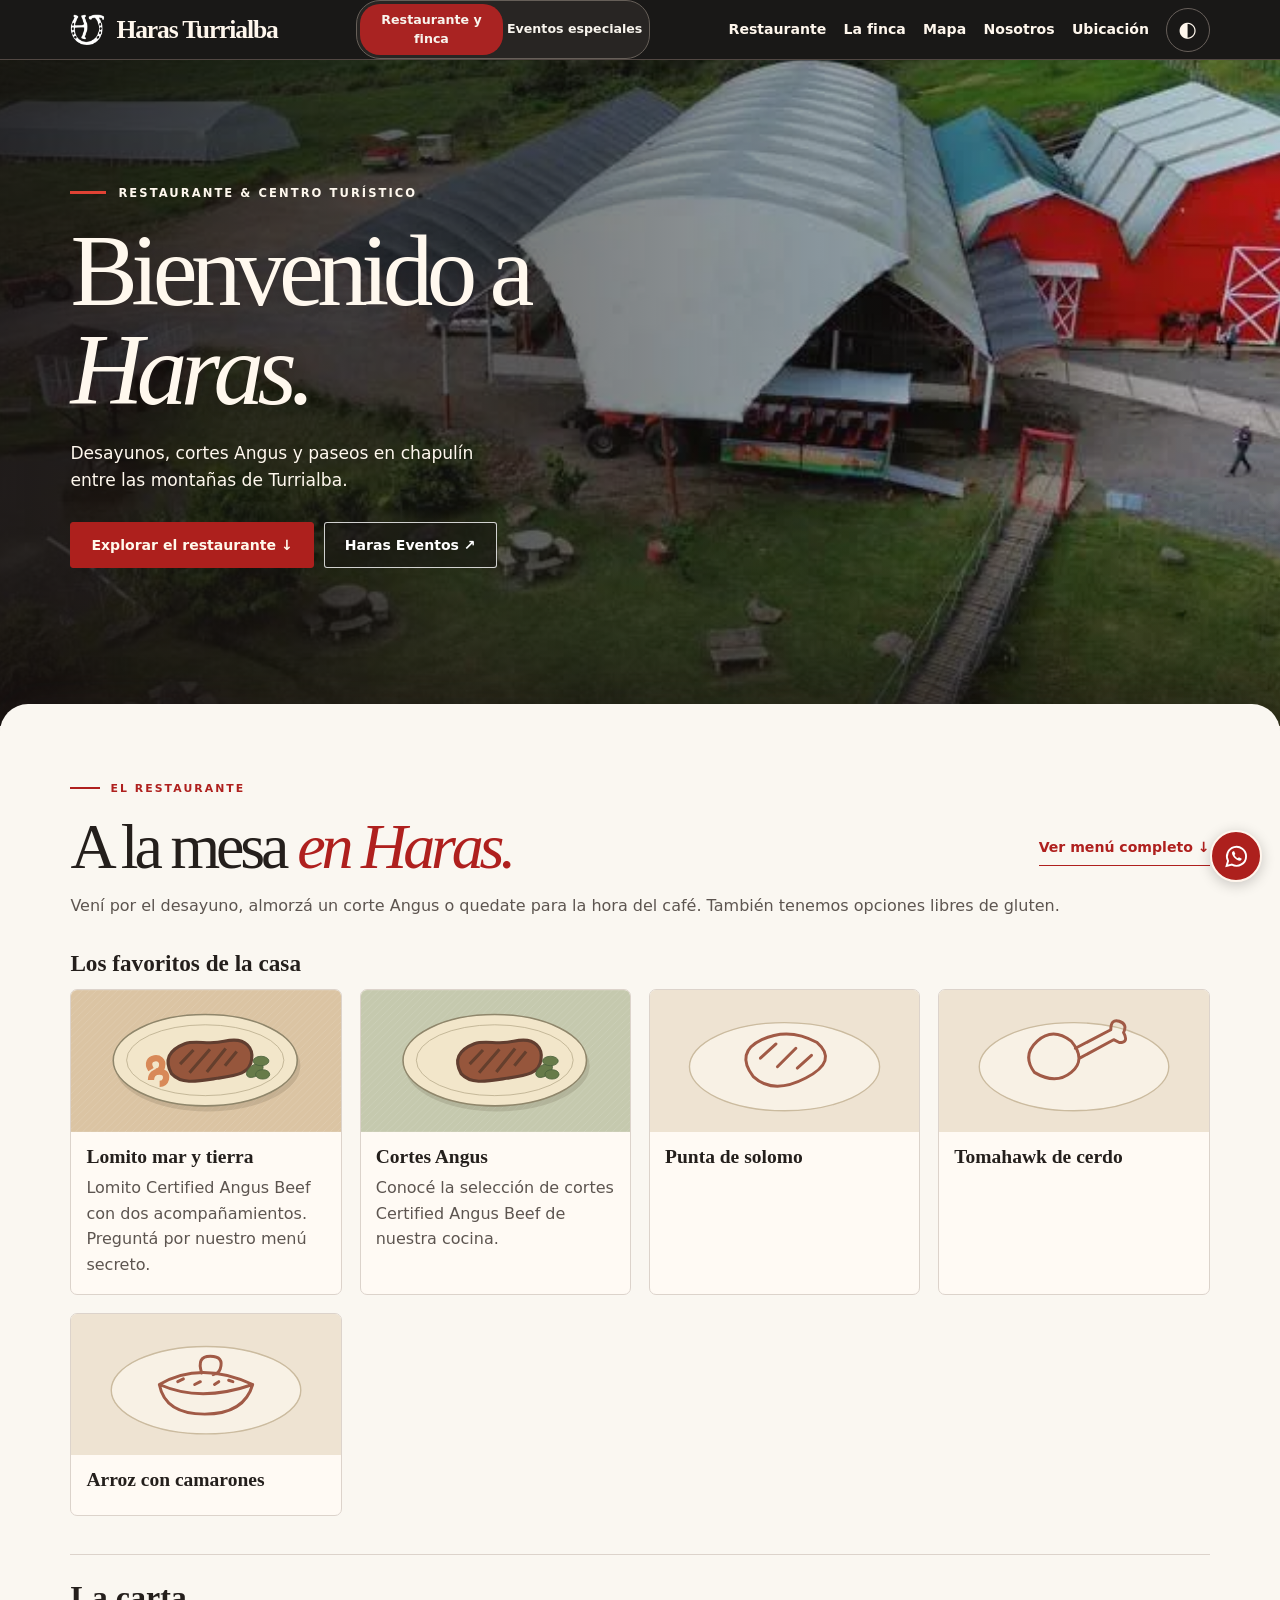
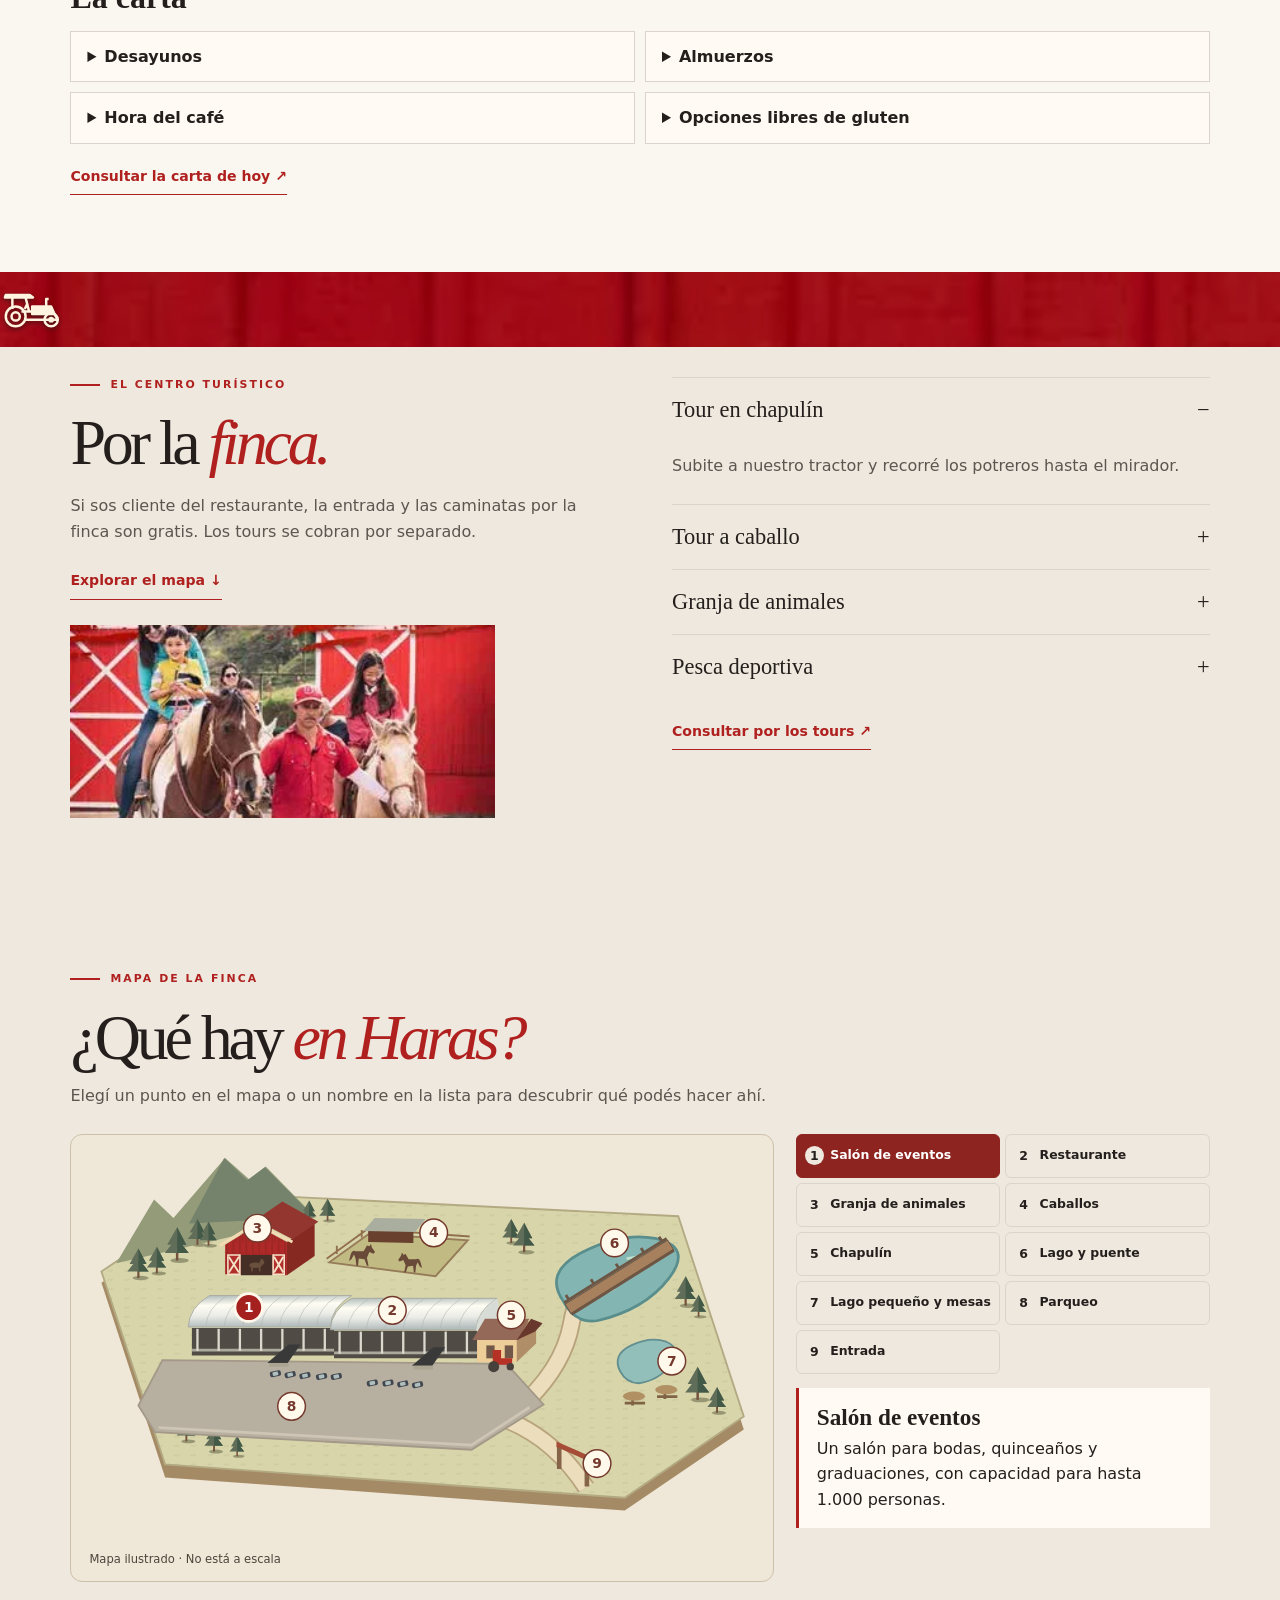
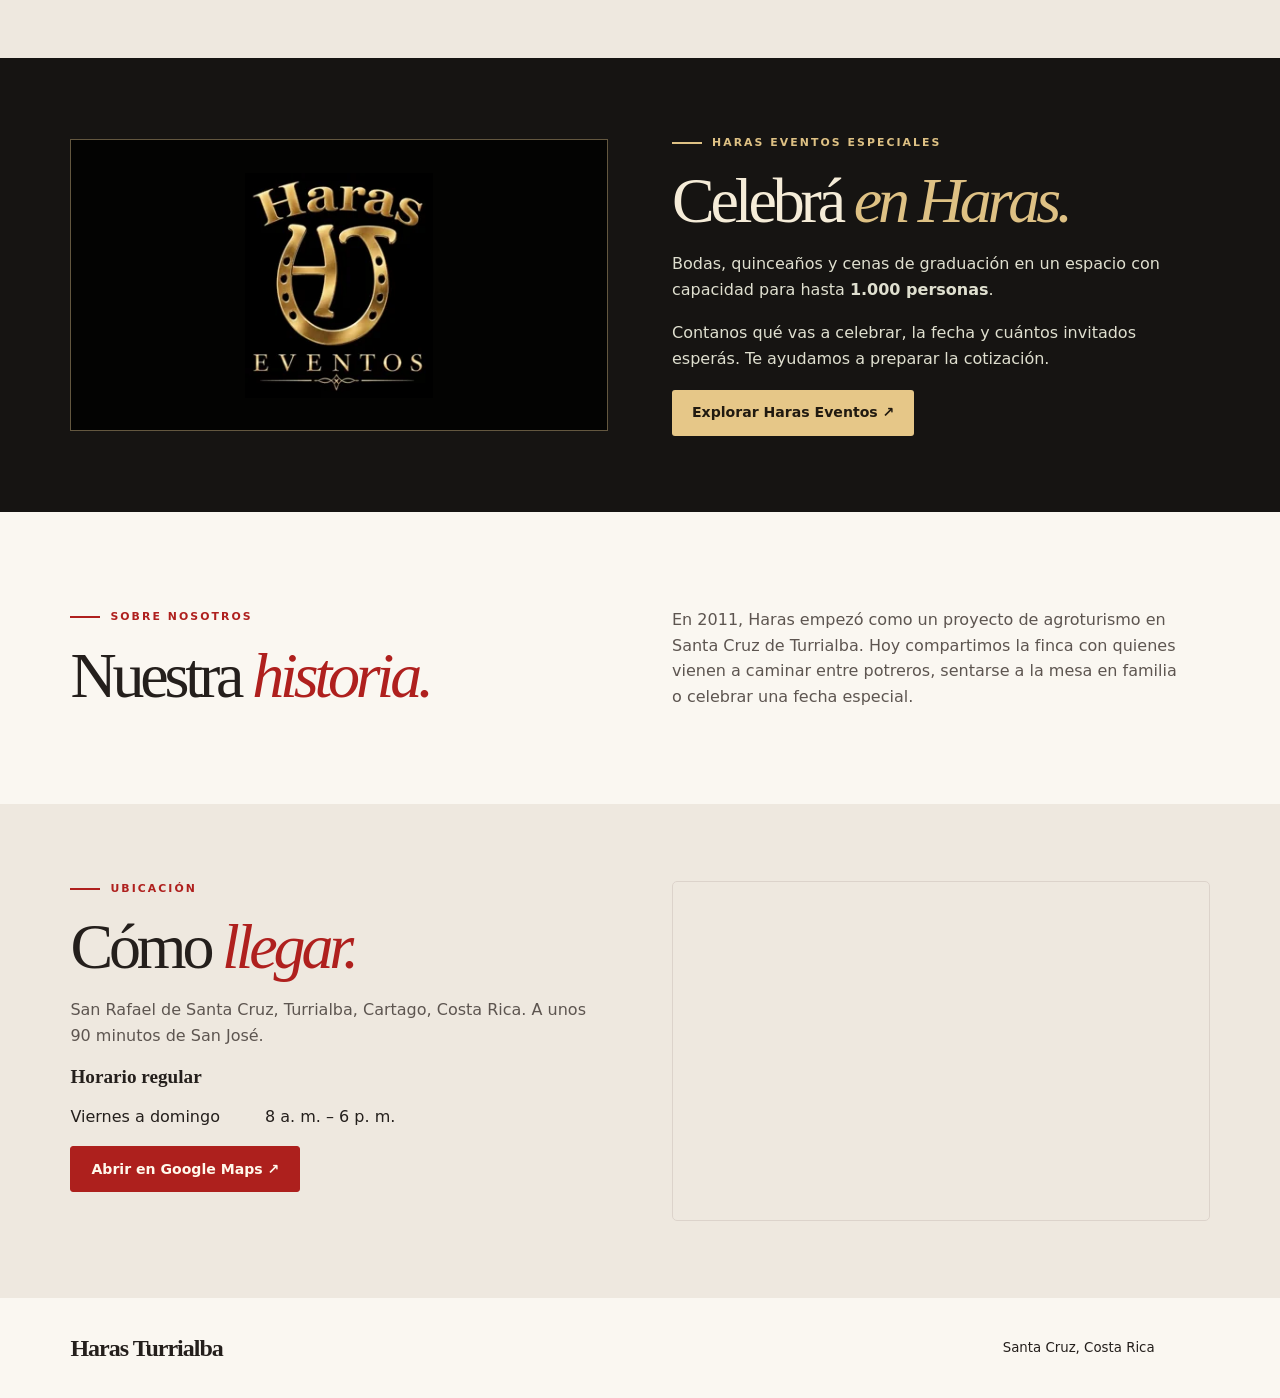
<file: index.html>
<!doctype html>
<html lang="es-CR">
<head>
  <meta charset="utf-8">
  <meta name="viewport" content="width=device-width,initial-scale=1">
  <meta name="theme-color" content="#f7f3ea">
  <meta name="description" content="Visitá Haras Turrialba en Santa Cruz. Restaurante con cortes Angus y opciones sin gluten, tours de finca y salón para bodas y eventos.">
  <title>Haras Turrialba · Restaurante, finca y eventos</title>
  <link rel="stylesheet" href="styles.css?v=haras-5">
  <script defer src="app.js?v=haras-5"></script>
</head>
<body id="inicio">
<a class="skip" href="#principal">Saltar al contenido</a>
<header><div class="wrap bar">
  <a class="brand" href="#inicio"><img src="assets/herradura.webp" data-image="herradura" width="37" height="36" alt=""><span>Haras Turrialba</span></a>
  <nav class="worlds" aria-label="Áreas de Haras"><a href="index.html" aria-current="page">Restaurante y finca</a><a href="eventos.html">Eventos especiales</a></nav>
  <button aria-label="Menú principal" class="mobile-toggle" aria-expanded="false" aria-controls="nav"><svg viewBox="0 0 24 24" width="22" height="22" aria-hidden="true"><path d="M3 6h18M3 12h18M3 18h18" fill="none" stroke="currentColor" stroke-width="2" stroke-linecap="round"/></svg></button>
  <nav id="nav" aria-label="Principal"><a href="#restaurante">Restaurante</a><a href="#finca">La finca</a><a href="#croquis">Mapa</a><a href="#nosotros">Nosotros</a><a href="#ubicacion">Ubicación</a></nav>
  <button class="theme" type="button" aria-label="Cambiar tema" title="Cambiar tema">◐</button>
</div></header>
<main id="principal"><section class="cover"><img class="scene" data-image="portada" fetchpriority="high" alt=""><div class="wrap cover-copy"><p class="kicker">Restaurante &amp; centro turístico</p><h1>Bienvenido a<br><em>Haras.</em></h1><p>Desayunos, cortes Angus y paseos en chapulín entre las montañas de Turrialba.</p><div class="actions"><a class="btn solid" href="#restaurante">Explorar el restaurante ↓</a><a class="btn ghost" href="eventos.html">Haras Eventos ↗</a></div></div></section>
<section class="menu-sheet" id="restaurante"><div class="wrap section"><p class="eyebrow"><span></span> El restaurante</p>
<div class="heading"><h2>A la mesa <em>en Haras.</em></h2><a class="link" id="menu-link" href="#carta">Ver menú completo ↓</a></div>
<p>Vení por el desayuno, almorzá un corte Angus o quedate para la hora del café. También tenemos opciones libres de gluten.</p>
<h3 class="favorites-heading">Los favoritos de la casa</h3><div class="dishes" id="dishes"></div><div id="carta" class="carta"><h3>La carta</h3><div id="categorias"></div><a class="link" href="https://wa.me/50684342727?text=Hola%2C%20quisiera%20consultar%20la%20carta%20de%20hoy.">Consultar la carta de hoy ↗</a></div></div></section>
<section class="field" id="finca"><div class="ruta" aria-hidden="true"><img class="barn-timber" data-image="madera" alt="" loading="lazy"><span class="rodada"><svg viewBox="0 0 80 48" width="66" height="40"><g fill="none" stroke="currentColor" stroke-width="3" stroke-linejoin="round"><path d="M7 7h29l4 3H6zM15 10v14m16-14 4 16m-5-2 3-6m-7 9h38l6 10H30"/><path fill="currentColor" d="M39 21h23l4 9H39z"/><path d="M56 21V12h3"/><circle cx="19" cy="33" r="12"/><circle cx="19" cy="33" r="5"/><circle cx="62" cy="37" r="8"/><circle cx="62" cy="37" r="2"/></g></svg></span></div><div class="wrap split"><div><p class="eyebrow"><span></span> El centro turístico</p><h2>Por la <em>finca.</em></h2><p>Si sos cliente del restaurante, la entrada y las caminatas por la finca son gratis. Los tours se cobran por separado.</p><a class="link" href="#croquis">Explorar el mapa ↓</a><img class="ride-photo" data-image="caballos" loading="lazy" alt=""></div>
<div class="experiences">
<details open><summary>Tour en chapulín</summary><p>Subite a nuestro tractor y recorré los potreros hasta el mirador.</p></details>
<details><summary>Tour a caballo</summary><p>Descubrí la finca a caballo con un recorrido guiado. Consultá horarios y tarifas antes de venir.</p></details>
<details><summary>Granja de animales</summary><p>Acercate a conocer las cabras, los caballos y los demás animales que viven en Haras.</p></details>
<details><summary>Pesca deportiva</summary><p>Hacé una parada para pescar. Escribinos para consultar las condiciones y la disponibilidad del día.</p></details>
<a class="link" href="https://wa.me/50684342727?text=Hola%2C%20quisiera%20consultar%20por%20los%20tours%20de%20la%20finca.">Consultar por los tours ↗</a>
</div></div></section>
<section class="estate" id="croquis"><div class="wrap section"><p class="eyebrow"><span></span> Mapa de la finca</p><h2>¿Qué hay <em>en Haras?</em></h2><p>Elegí un punto en el mapa o un nombre en la lista para descubrir qué podés hacer ahí.</p><div class="atlas"><div class="terrain"><svg viewBox="0 0 760 450" class="estate-map" role="img" aria-labelledby="map-caption">
<title id="map-caption">Mapa ilustrado de Haras. Los números corresponden a los lugares del recorrido.</title>
<defs>
  <pattern id="meadow" width="18" height="10" patternUnits="userSpaceOnUse"><path d="m4 8 2-2m1 2 2-2" stroke="#979870" fill="none" opacity=".38" /></pattern>
  <g id="tree"><ellipse cx="3" cy="0" rx="11" ry="3" fill="#979774" /><path d="M0 0v-14" stroke="#74523d" stroke-width="3" /><path d="m0-40-12 21h5l-8 10h29l-8-10h5z" fill="#606e59" /><path d="M0-40v31h14l-8-10h5z" fill="#435948" /></g>
  <g id="animal" fill="#69503d"><ellipse cy="-5" rx="9" ry="4" /><circle cx="9" cy="-9" r="3.5" /><path d="m-7-4 1 8h2v-7m8-1 1 8h2v-9m0-9 2 5 2-5" /></g>
  <g id="table" fill="#806345"><path d="M-3 0v9h3V0m-10 5v3h22V5" /><ellipse cy="-1" rx="12" ry="5" fill="#b19164" /></g>
<linearGradient id="tin" x2=".1" y2="1"><stop stop-color="#afbbb9" /><stop offset=".32" stop-color="#fffdf3" /><stop offset=".65" stop-color="#ebece7" /><stop offset="1" stop-color="#b5bebe" /></linearGradient><pattern id="boards" width="7" height="25" patternUnits="userSpaceOnUse"><rect width="7" height="25" fill="#ae2928" /><path d="M1 0v25m3-22v13" stroke="#84241f" stroke-width=".8" /></pattern><g id="mare" fill="#694937"><path d="M-11-8q-4-2-6 4l-2 8 3-2 3-6 2 5 1 9h2l1-9 7 1 3 8h2l-2-10 3-7 5 2 2-2-4-6-1-4-2 3-3-1-4 7z" /></g><g id="car"><rect width="12" height="6" rx="2" fill="#414750" /><rect x="3" y="1" width="6" height="4" rx="1" fill="#afbfbd" /></g></defs>
<path d="m33 160 126-83 499 24 71 218-129 88-498-36z" fill="#a58b65" />
<path d="m33 148 126-85 499 25 71 217-129 88-498-36z" fill="#d8d5aa" stroke="#b3aa83" stroke-width="2" />
<path d="m33 148 126-85 499 25 71 217-129 88-498-36z" fill="url(#meadow)" />
<g fill="#939b79"><path d="m49 139 41-69 21 20 56-65 26 23 18-14 54 55z" /><path d="m128 96 38-71 25 24 19-14 54 54z" fill="#75836c" /></g>
<path d="M558 382Q525 331 475 310T331 288M471 308Q532 260 542 205T578 142" fill="none" stroke="#b8a37d" stroke-width="20" />
<path d="M558 382Q525 331 475 310T331 288M471 308Q532 260 542 205T578 142" fill="none" stroke="#ecdebc" stroke-width="16" /><use href="#tree" transform="translate(73 155) scale(0.8)" /><use href="#tree" transform="translate(93 150) scale(0.72)" /><use href="#tree" transform="translate(115 136) scale(0.9)" /><use href="#tree" transform="translate(137 119) scale(0.7)" /><use href="#tree" transform="translate(149 120) scale(0.65)" /><use href="#tree" transform="translate(258 93) scale(0.55)" /><use href="#tree" transform="translate(278 93) scale(0.6)" /><use href="#tree" transform="translate(477 117) scale(0.65)" /><use href="#tree" transform="translate(491 127) scale(0.8)" /><use href="#tree" transform="translate(666 185) scale(0.8)" /><use href="#tree" transform="translate(680 197) scale(0.6)" /><use href="#tree" transform="translate(679 287) scale(0.9)" /><use href="#tree" transform="translate(700 301) scale(0.7)" /><use href="#tree" transform="translate(111 315) scale(0.86)" /><use href="#tree" transform="translate(125 332) scale(0.7)" /><use href="#tree" transform="translate(155 343) scale(0.7)" /><use href="#tree" transform="translate(180 348) scale(0.55)" /><g class="map-place" data-place="3" aria-hidden="true"><path d="M167 151v-32l34-21 33 18v36z" fill="url(#boards)" /><path d="m234 116 30-20v35l-30 21z" fill="#862921" /><path d="m161 120 39-28 40 21 28-19-39-22-29 20" fill="#92362f" /><path d="m161 120 39-24 40 20" fill="none" stroke="#f2dab2" stroke-width="3" /><path d="M184 152v-22h34v22" fill="#452e25" /><path d="M170 151v-21h13v21zm49 0v-21h12v21z" fill="#b12e2a" stroke="#f5e4c9" stroke-width="1.7" /><path d="m171 132 11 17m0-17-11 17m49-17 10 17m0-17-10 17" stroke="#f5e4c9" stroke-width="2" /><use href="#animal" transform="translate(200 145) scale(.76)" /><g class="pin" transform="translate(202 101)"><circle r="15" fill="#fff9ec" stroke="#74382c" /><text fill="#74382c" stroke="none" y="5" text-anchor="middle">3</text></g></g><g class="map-place" data-place="4" aria-hidden="true"><path d="m280 138 43-31 107 7-35 39z" fill="#c1bb83" stroke="#967c59" stroke-width="2" /><path d="m277 134 44-32 111 8m-144 19v-9m27-9v-8m25 3v-8m29 10v-8m31 10v-7" fill="none" stroke="#91704e" stroke-width="2" /><path d="M322 116v-13h49v14z" fill="#693f2d" /><path d="m317 104 12-14 55 1-11 14z" fill="#a9ae9e" /><use href="#mare" transform="translate(318 133) scale(.88)" /><use href="#mare" transform="translate(365 141) scale(-.81 .81)" /><g class="pin" transform="translate(393 106)"><circle r="15" fill="#fff9ec" stroke="#74382c" /><text fill="#74382c" stroke="none" y="5" text-anchor="middle">4</text></g></g><g class="map-place" data-place="8" aria-hidden="true"><path d="m99 244 373 4 40 44-78 49-343-19-18-29z" fill="#b7afa0" stroke="#a49988" stroke-width="2" /><path d="m95 317 339 19 63-41" fill="none" stroke="#cec5b4" stroke-width="3" /><use href="#car" transform="translate(215 257) rotate(-12)" /><use href="#car" transform="translate(231 258) rotate(-12)" /><use href="#car" transform="translate(247 259) rotate(-12)" /><use href="#car" transform="translate(265 260) rotate(-12)" /><use href="#car" transform="translate(281 260) rotate(-12)" /><use href="#car" transform="translate(320 267) rotate(-12)" /><use href="#car" transform="translate(337 267) rotate(-12)" /><use href="#car" transform="translate(353 268) rotate(-12)" /><use href="#car" transform="translate(369 269) rotate(-12)" /><g class="pin" transform="translate(239 294)"><circle r="15" fill="#fff9ec" stroke="#74382c" /><text fill="#74382c" stroke="none" y="5" text-anchor="middle">8</text></g></g><g class="map-place" data-place="1" aria-hidden="true"><path d="M131 212h154v30H131z" fill="#504c45" /><path d="M131 236h154" stroke="#aba99c" stroke-width="3" /><path d="M137 213v24" stroke="#dbd9cd" stroke-width="2.5" /><path d="M160 213v24" stroke="#dbd9cd" stroke-width="2.5" /><path d="M183 213v24" stroke="#dbd9cd" stroke-width="2.5" /><path d="M206 213v24" stroke="#dbd9cd" stroke-width="2.5" /><path d="M229 213v24" stroke="#dbd9cd" stroke-width="2.5" /><path d="M252 213v24" stroke="#dbd9cd" stroke-width="2.5" /><path d="M275 213v24" stroke="#dbd9cd" stroke-width="2.5" /><path d="M127 211q1-21 23-34h154q-22 13-23 34z" fill="url(#tin)" stroke="#a6aaa2" stroke-width="1" /><path d="M146 210q2-20 22-32" stroke="#aeb5ae" opacity=".62" fill="none" /><path d="M166 210q2-20 22-32" stroke="#aeb5ae" opacity=".62" fill="none" /><path d="M186 210q2-20 22-32" stroke="#aeb5ae" opacity=".62" fill="none" /><path d="M206 210q2-20 22-32" stroke="#aeb5ae" opacity=".62" fill="none" /><path d="M226 210q2-20 22-32" stroke="#aeb5ae" opacity=".62" fill="none" /><path d="M246 210q2-20 22-32" stroke="#aeb5ae" opacity=".62" fill="none" /><path d="M266 210q2-20 22-32" stroke="#aeb5ae" opacity=".62" fill="none" /><path d="m235.72000000000003 230 13 0-14 20-22 0z" fill="#393939" /><path d="m214.72000000000003 250 21 0v4h-21z" fill="#aaa490" /><g class="pin" transform="translate(192.6 190)"><circle r="15" fill="#fff9ec" stroke="#74382c" /><text fill="#74382c" stroke="none" y="5" text-anchor="middle">1</text></g></g><g class="map-place" data-place="2" aria-hidden="true"><path d="M285 212h158v30H285z" fill="#504c45" /><path d="M285 236h158" stroke="#aba99c" stroke-width="3" /><path d="M291 213v24" stroke="#dbd9cd" stroke-width="2.5" /><path d="M314 213v24" stroke="#dbd9cd" stroke-width="2.5" /><path d="M337 213v24" stroke="#dbd9cd" stroke-width="2.5" /><path d="M360 213v24" stroke="#dbd9cd" stroke-width="2.5" /><path d="M383 213v24" stroke="#dbd9cd" stroke-width="2.5" /><path d="M406 213v24" stroke="#dbd9cd" stroke-width="2.5" /><path d="M429 213v24" stroke="#dbd9cd" stroke-width="2.5" /><path d="M281 211q1-21 23-34h158q-22 13-23 34z" fill="url(#tin)" stroke="#a6aaa2" stroke-width="1" /><path d="M300 210q2-20 22-32" stroke="#aeb5ae" opacity=".62" fill="none" /><path d="M320 210q2-20 22-32" stroke="#aeb5ae" opacity=".62" fill="none" /><path d="M340 210q2-20 22-32" stroke="#aeb5ae" opacity=".62" fill="none" /><path d="M360 210q2-20 22-32" stroke="#aeb5ae" opacity=".62" fill="none" /><path d="M380 210q2-20 22-32" stroke="#aeb5ae" opacity=".62" fill="none" /><path d="M400 210q2-20 22-32" stroke="#aeb5ae" opacity=".62" fill="none" /><path d="M420 210q2-20 22-32" stroke="#aeb5ae" opacity=".62" fill="none" /><path d="M440 210q2-20 22-32" stroke="#aeb5ae" opacity=".62" fill="none" /><path d="M439 211q2-21 23-34l4 21-23 20z" fill="#d7dcd7" /><path d="m392.44 230 13 0-14 20-22 0z" fill="#393939" /><path d="m371.44 250 21 0v4h-21z" fill="#aaa490" /><g class="pin" transform="translate(348.2 190)"><circle r="15" fill="#fff9ec" stroke="#74382c" /><text fill="#74382c" stroke="none" y="5" text-anchor="middle">2</text></g></g><g class="map-place" data-place="5" aria-hidden="true"><g transform="translate(440 246)"><path d="M0 0h43l21 -20v-24H21L0 -24Z" fill="#b08e67" /><path d="M0 0h43v-24H0z" fill="#edce99" /><path d="M-5 -24l13.5 -23h48l-11.5 23z" fill="#956957" /><path d="M43 -24l15.5 -23 12.5 5 -8 9z" fill="#69382d" /><path d="M10 -4v-14h9v14z" fill="#715848" /><path d="M30 -4v-14h9v14z" fill="#715848" /></g><g fill="#b63226"><path d="M457 242h21v7h-21zm0-9h9v11h-9z" /><circle cx="458" cy="251" r="6" fill="#48413b" /><circle cx="476" cy="251" r="4" fill="#48413b" /></g><g class="pin" transform="translate(477 195)"><circle r="15" fill="#fff9ec" stroke="#74382c" /><text fill="#74382c" stroke="none" y="5" text-anchor="middle">5</text></g></g><g class="map-place" data-place="6" aria-hidden="true"><path d="M534 181q-23-32 20-54t79-15q41 9 15 43t-77 46q-24 4-37-20z" fill="#83b5b2" stroke="#598e8c" stroke-width="3" /><path d="M546 174q24 4 43-8m13-32 27-4" fill="none" stroke="#bde0cf" stroke-width="3" /><g transform="rotate(-32 592 155)"><rect x="529" y="149" width="131" height="12" fill="#a7805e" stroke="#6e5644" /><path d="M529 147h131m-131 15h131m-125-14v-7m32 7v-7m32 7v-7m32 7v-7m23 7v-7" stroke="#6e5644" stroke-width="3" /></g><g class="pin" transform="translate(589 117)"><circle r="15" fill="#fff9ec" stroke="#74382c" /><text fill="#74382c" stroke="none" y="5" text-anchor="middle">6</text></g></g><g class="map-place" data-place="7" aria-hidden="true"><path d="M595 256q-9-18 12-28t38-4q18 8 5 25t-35 20q-13 0-20-13z" fill="#93bfbb" stroke="#628f90" stroke-width="2" /><use href="#table" x="610" y="284" /><use href="#table" x="645" y="277" /><g class="pin" transform="translate(651 245)"><circle r="15" fill="#fff9ec" stroke="#74382c" /><text fill="#74382c" stroke="none" y="5" text-anchor="middle">7</text></g></g><g class="map-place" data-place="9" aria-hidden="true"><path d="m529 362 0-26m30 45v-30" stroke="#866447" stroke-width="5" /><path d="m526 332 34 15v6l-34-15z" fill="#a64d37" /><g class="pin" transform="translate(570 356)"><circle r="15" fill="#fff9ec" stroke="#74382c" /><text fill="#74382c" stroke="none" y="5" text-anchor="middle">9</text></g></g></svg><small>Mapa ilustrado · No está a escala</small></div><div class="atlas-guide"><div class="zones" role="group" aria-label="Lugares de la finca"><button type="button" data-zone="1" data-description="Un salón para bodas, quinceaños y graduaciones, con capacidad para hasta 1.000 personas." aria-pressed="true"><b>1</b> Salón de eventos</button><button type="button" data-zone="2" data-description="Desayunos, cortes Angus y café bajo el techo curvo de Haras. También hay opciones libres de gluten." aria-pressed="false"><b>2</b> Restaurante</button><button type="button" data-zone="3" data-description="Entrá al granero de madera roja para conocer a los animales de la finca." aria-pressed="false"><b>3</b> Granja de animales</button><button type="button" data-zone="4" data-description="Conocé los caballos en el potrero y consultá por los paseos a caballo." aria-pressed="false"><b>4</b> Caballos</button><button type="button" data-zone="5" data-description="El punto de salida del paseo en chapulín por la finca. Consultá los horarios del tour." aria-pressed="false"><b>5</b> Chapulín</button><button type="button" data-zone="6" data-description="Cruzá el puente para ver el lago de cerca o consultá por la pesca deportiva." aria-pressed="false"><b>6</b> Lago y puente</button><button type="button" data-zone="7" data-description="Un lugar para sentarte junto al agua y hacer una pausa durante el recorrido." aria-pressed="false"><b>7</b> Lago pequeño y mesas</button><button type="button" data-zone="8" data-description="Un área amplia para dejar el carro y seguir a pie hacia el restaurante o el salón." aria-pressed="false"><b>8</b> Parqueo</button><button type="button" data-zone="9" data-description="El acceso a Haras desde San Rafael de Santa Cruz. En Ubicación podés abrir la ruta en Google Maps." aria-pressed="false"><b>9</b> Entrada</button></div><div class="zone-info" role="status"><h3>Salón de eventos</h3><p>Un salón para bodas, quinceaños y graduaciones, con capacidad para hasta 1.000 personas.</p></div></div></div></div></section>
<section class="event" id="eventos"><div class="wrap split"><div class="event-mark"><img width="190" height="225" data-image="eventos" alt="Haras Eventos Especiales"></div><div><p class="eyebrow"><span></span> Haras Eventos Especiales</p><h2>Celebrá <em>en Haras.</em></h2><p>Bodas, quinceaños y cenas de graduación en un espacio con capacidad para hasta <strong>1.000 personas</strong>.</p><p>Contanos qué vas a celebrar, la fecha y cuántos invitados esperás. Te ayudamos a preparar la cotización.</p><a class="btn gold" href="eventos.html">Explorar Haras Eventos ↗</a></div></div></section>
<section class="wrap section split story" id="nosotros"><div><p class="eyebrow"><span></span> Sobre nosotros</p><h2>Nuestra <em>historia.</em></h2></div><p>En 2011, Haras empezó como un proyecto de agroturismo en Santa Cruz de Turrialba. Hoy compartimos la finca con quienes vienen a caminar entre potreros, sentarse a la mesa en familia o celebrar una fecha especial.</p></section>
<section class="location" id="ubicacion"><div class="wrap split"><div><p class="eyebrow"><span></span> Ubicación</p><h2>Cómo <em>llegar.</em></h2><p>San Rafael de Santa Cruz, Turrialba, Cartago, Costa Rica. A unos 90 minutos de San José.</p><h3>Horario regular</h3><dl><dt>Viernes a domingo</dt><dd>8 a. m. – 6 p. m.</dd></dl><a class="btn solid" href="https://maps.app.goo.gl/LxcqaUDGH4dQ4We5A">Abrir en Google Maps ↗</a></div>
<iframe loading="lazy" title="Mapa de Haras Turrialba" src="https://maps.google.com/maps?q=Haras%20Turrialba%2C%20Santa%20Cruz%2C%20Costa%20Rica&amp;output=embed" referrerpolicy="no-referrer-when-downgrade"></iframe></div></section>
</main><footer class="wrap"><a class="brand" href="#inicio">Haras Turrialba</a><small>Santa Cruz, Costa Rica</small></footer>
<a class="whatsapp" href="https://wa.me/50684342727" aria-label="Contactar a Haras por WhatsApp"><svg viewBox="0 0 24 24" width="27" height="27" fill="none" stroke="currentColor" stroke-width="1.7" aria-hidden="true"><path d="M20.5 11.7a8.5 8.5 0 0 1-12.6 7.5l-4.7 1.2 1.3-4.5a8.5 8.5 0 1 1 16-4.2Z"/><path d="M8.4 7.7c-1.1 1.1.2 3.9 2.2 5.9 2.2 2 4.8 2.8 5.7 1.3l.4-1-2.6-1.3-.9 1c-1.3-.6-2.4-1.6-3-3l.8-.9-1.2-2.5z" fill="currentColor" stroke="none"/></svg></a>
</body></html>
</file>
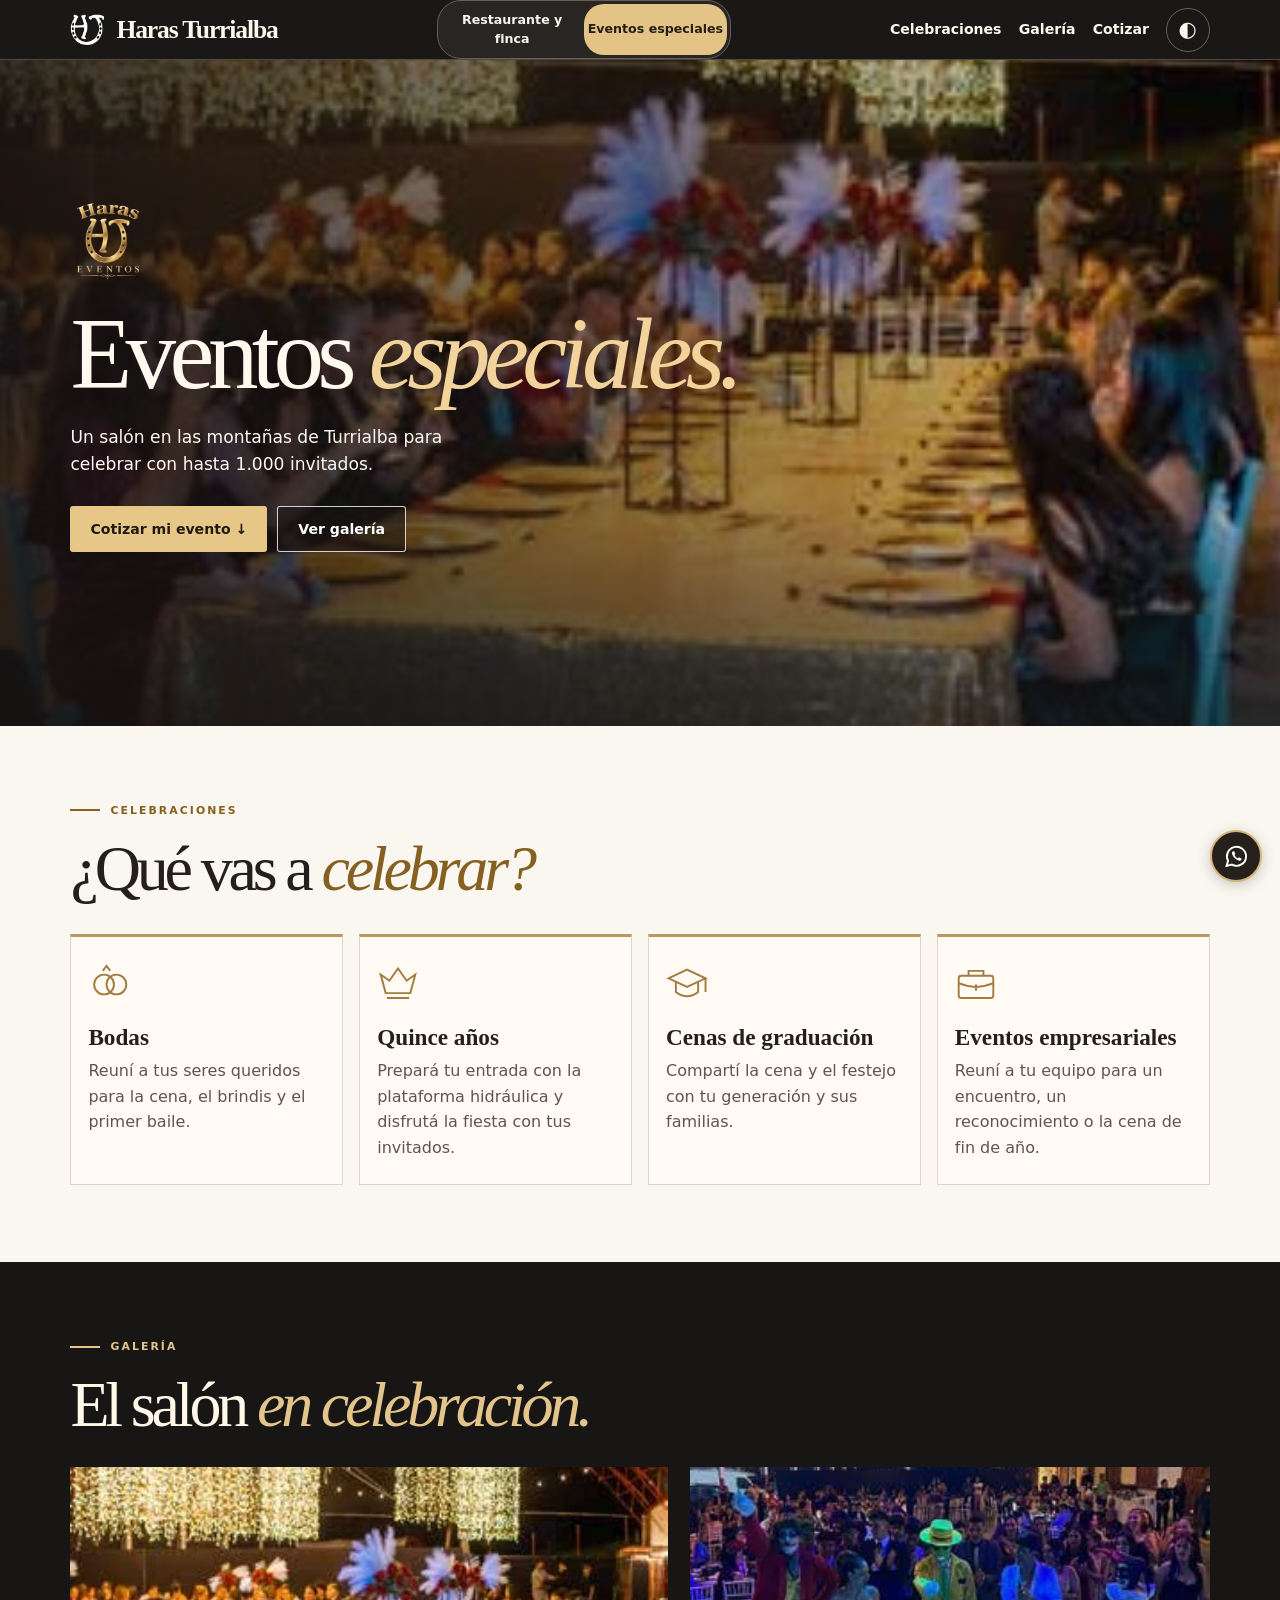
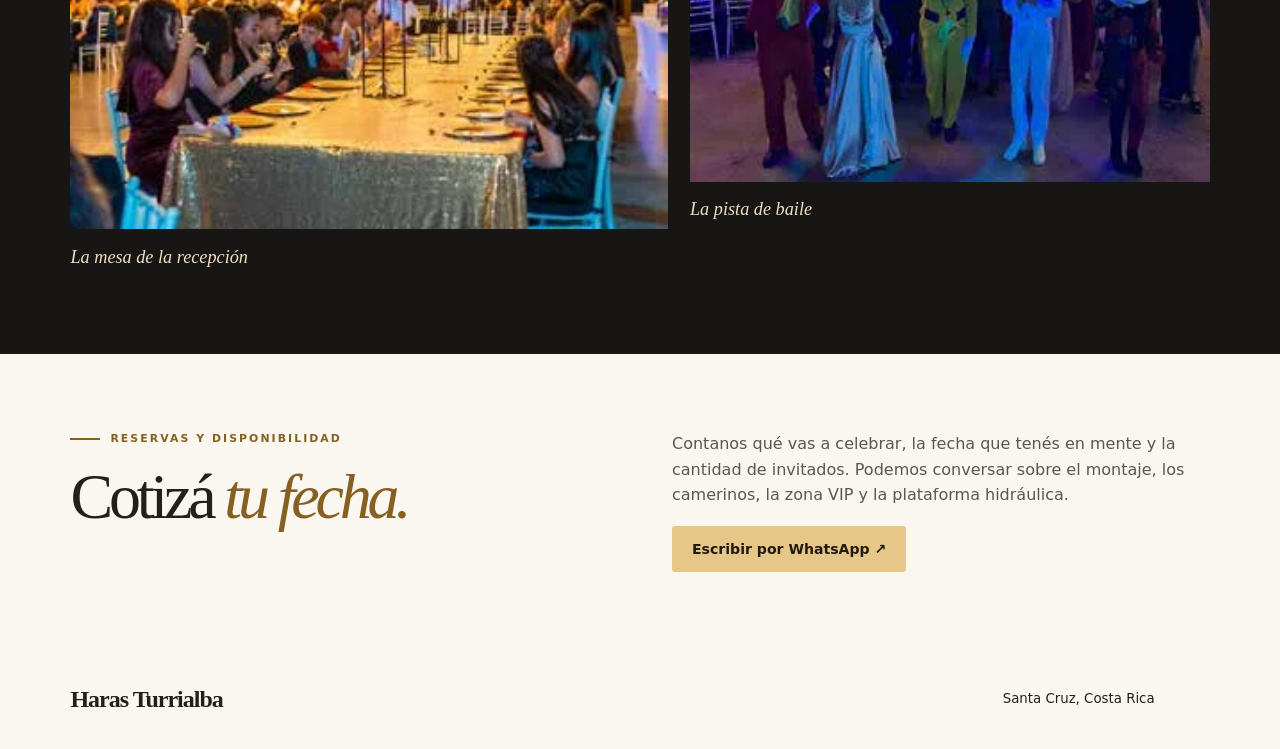
<file: eventos.html>
<!doctype html>
<html lang="es-CR">
<head>
  <meta charset="utf-8">
  <meta name="viewport" content="width=device-width,initial-scale=1">
  <meta name="theme-color" content="#f7f3ea">
  <meta name="description" content="Celebrá tu boda, quince años, graduación o evento empresarial en Haras Turrialba. Conocé el salón y cotizá por WhatsApp.">
  <title>Haras Eventos Especiales · Bodas y celebraciones en Turrialba</title>
  <link rel="stylesheet" href="styles.css?v=haras-5">
  <script defer src="app.js?v=haras-5"></script>
</head>
<body id="inicio" class="venue">
<a class="skip" href="#principal">Saltar al contenido</a>
<header><div class="wrap bar">
  <a class="brand" href="index.html"><img src="assets/herradura.webp" data-image="herradura" width="37" height="36" alt=""><span>Haras Turrialba</span></a>
  <nav class="worlds" aria-label="Áreas de Haras"><a href="index.html">Restaurante y finca</a><a href="eventos.html" aria-current="page">Eventos especiales</a></nav>
  <button aria-label="Menú principal" class="mobile-toggle" aria-expanded="false" aria-controls="nav"><svg viewBox="0 0 24 24" width="22" height="22" aria-hidden="true"><path d="M3 6h18M3 12h18M3 18h18" fill="none" stroke="currentColor" stroke-width="2" stroke-linecap="round"/></svg></button>
  <nav id="nav" aria-label="Principal"><a href="#celebraciones">Celebraciones</a><a href="#galeria">Galería</a><a href="#cotizar">Cotizar</a></nav>
  <button class="theme" type="button" aria-label="Cambiar tema" title="Cambiar tema">◐</button>
</div></header><main id="principal"><section class="cover venue-cover"><img class="scene" data-image="recepcion" alt="" fetchpriority="high"><div class="wrap cover-copy"><img class="venue-logo" data-image="eventos" alt="Haras Eventos"><h1>Eventos <em>especiales.</em></h1><p>Un salón en las montañas de Turrialba para celebrar con hasta 1.000 invitados.</p><div class="actions"><a class="btn gold" href="#cotizar">Cotizar mi evento ↓</a><a class="btn ghost" href="#galeria">Ver galería</a></div></div></section><section class="wrap section" id="celebraciones"><p class="eyebrow"><span></span> Celebraciones</p><h2>¿Qué vas a <em>celebrar?</em></h2><div class="types"><article><svg viewBox="0 0 34 34" aria-hidden="true"><circle cx="13" cy="19" r="8"/><circle cx="23" cy="19" r="8"/><path d="m12 8 3-4 3 4"/></svg><h3>Bodas</h3><p>Reuní a tus seres queridos para la cena, el brindis y el primer baile.</p></article><article><svg viewBox="0 0 34 34" aria-hidden="true"><path d="m3 11 7 5 7-10 7 10 7-5-4 15H7zM8 30h18"/></svg><h3>Quince años</h3><p>Prepará tu entrada con la plataforma hidráulica y disfrutá la fiesta con tus invitados.</p></article><article><svg viewBox="0 0 34 34" aria-hidden="true"><path d="m2 14 15-7 15 7-15 7zM8 17v8q9 7 18 0v-8m6-3v11"/></svg><h3>Cenas de graduación</h3><p>Compartí la cena y el festejo con tu generación y sus familias.</p></article><article><svg viewBox="0 0 34 34" aria-hidden="true"><rect x="3" y="12" width="28" height="18" rx="2"/><path d="M11 12V8h12v4M3 18q14 6 28 0m-14 1v5"/></svg><h3>Eventos empresariales</h3><p>Reuní a tu equipo para un encuentro, un reconocimiento o la cena de fin de año.</p></article></div></section><section class="gallery-section" id="galeria"><div class="wrap section"><p class="eyebrow"><span></span> Galería</p><h2>El salón <em>en celebración.</em></h2><div class="gallery"><figure><img data-image="recepcion" loading="lazy" alt=""><figcaption>La mesa de la recepción</figcaption></figure><figure><img data-image="salon" loading="lazy" alt=""><figcaption>La pista de baile</figcaption></figure></div></div></section><section class="wrap section split" id="cotizar"><div><p class="eyebrow"><span></span> Reservas y disponibilidad</p><h2>Cotizá <em>tu fecha.</em></h2></div><div><p>Contanos qué vas a celebrar, la fecha que tenés en mente y la cantidad de invitados. Podemos conversar sobre el montaje, los camerinos, la zona VIP y la plataforma hidráulica.</p><a class="btn gold" href="https://wa.me/50684342727?text=Hola%2C%20quisiera%20cotizar%20un%20evento%20en%20Haras.">Escribir por WhatsApp ↗</a></div></section></main><footer class="wrap"><a class="brand" href="index.html">Haras Turrialba</a><small>Santa Cruz, Costa Rica</small></footer>
<a class="whatsapp" href="https://wa.me/50684342727" aria-label="Contactar a Haras por WhatsApp"><svg viewBox="0 0 24 24" width="27" height="27" fill="none" stroke="currentColor" stroke-width="1.7" aria-hidden="true"><path d="M20.5 11.7a8.5 8.5 0 0 1-12.6 7.5l-4.7 1.2 1.3-4.5a8.5 8.5 0 1 1 16-4.2Z"/><path d="M8.4 7.7c-1.1 1.1.2 3.9 2.2 5.9 2.2 2 4.8 2.8 5.7 1.3l.4-1-2.6-1.3-.9 1c-1.3-.6-2.4-1.6-3-3l.8-.9-1.2-2.5z" fill="currentColor" stroke="none"/></svg></a>
</body></html>
</file>
<file: styles.css>
:root{color-scheme:light;--paper:#f8f5eb;--ink:#28352a;--muted:#566155;--accent:#933b2f;--line:#d3d2c2;--soft:#efeedf;--card:#fffcf2}
:root[data-theme=dark]{color-scheme:dark;--paper:#20271f;--ink:#f2eedf;--muted:#c2c7b5;--accent:#f4a18c;--line:#515a4c;--soft:#2a3429;--card:#364034}
*{box-sizing:border-box}html{scroll-behavior:smooth;scroll-padding-top:90px}body{margin:0;background:var(--paper);color:var(--ink);font:16px/1.6 system-ui,sans-serif}a{color:inherit;text-decoration:none}button,summary{cursor:pointer}button{font:inherit;color:inherit;background:none}a:focus-visible,button:focus-visible,summary:focus-visible{outline:3px solid #da8844;outline-offset:4px}.wrap{width:min(1200px,89%);margin-inline:auto}.skip{position:fixed;left:8px;top:-80px;background:var(--paper);z-index:5;padding:10px}.skip:focus{top:8px}
header{background:var(--paper);position:sticky;top:0;z-index:3;border-bottom:1px solid var(--line)}.bar,nav,.actions,.heading,.facts,footer,.brand{display:flex;align-items:center}.bar{min-height:76px;gap:25px}.brand{font:bold 24px/1 Georgia,serif;letter-spacing:-1px;gap:10px}.brand img{object-fit:contain}.bar #nav{margin-left:auto;gap:clamp(14px,2vw,32px)}nav a,.mobile-toggle,.facts a,.btn,.link{font-size:.88rem;font-weight:620}nav a{padding:10px 0}.theme,.mobile-toggle{border:1px solid var(--line);border-radius:30px;min-width:44px;height:44px}.theme{font-size:21px}.mobile-toggle{display:none}
.hero,.split{display:grid;align-items:center;gap:clamp(28px,5vw,80px);grid-template-columns:1fr 1fr}.hero{padding-block:clamp(40px,5vw,84px);grid-template-columns:1fr 1.1fr}.eyebrow{display:flex;align-items:center;gap:10px;font:bold .68rem/1.4 system-ui,sans-serif;text-transform:uppercase;letter-spacing:.19em;color:var(--accent);margin:0 0 20px}.eyebrow span{width:30px;height:2px;background:currentColor}h1,h2,h3,figcaption b{font-family:Georgia,'Times New Roman',serif}h1,h2,h3,p,figure{margin:0}h1,h2{font-weight:400;letter-spacing:-.065em;line-height:.98}h1{font-size:clamp(66px,7.7vw,118px)}em{color:var(--accent);font-weight:400}.lead{max-width:400px;margin-top:24px;font-size:1.06rem}.lead,.section>p:not(.eyebrow),.split p:not(.eyebrow),article p{color:var(--muted)}.actions{gap:10px;flex-wrap:wrap;margin-top:29px}.btn{display:inline-flex;align-items:center;justify-content:center;gap:16px;min-height:46px;padding:10px 20px;border:1px solid var(--line);border-radius:6px;transition:transform .2s,box-shadow .2s}.solid{background:#90382d;color:#fff9ec;border-color:#90382d}.btn:hover,.whatsapp:hover{transform:translateY(-2px);box-shadow:0 4px 12px #20251c25}.btn span{font-size:18px}.postcard{margin:7px 5px;background:#f2e8cd;border:1px solid #c6ba98;padding:10px 10px 0;transform:rotate(1.4deg);box-shadow:4px 5px 0 #b5aa8c30}.art{aspect-ratio:1.53;background:#c5c49f;overflow:hidden}.art img{width:100%;height:100%;object-fit:cover}figcaption{display:flex;justify-content:space-between;align-items:center;gap:10px;color:#3c4835;padding:10px 5px}figcaption b{font-style:italic;font-size:1.1rem}figcaption span{font:600 .57rem system-ui;letter-spacing:.12em;text-transform:uppercase}
.visit-strip{background:#304738;color:#faf4df}.facts{justify-content:space-around;min-height:64px}.facts a{display:flex;align-items:center;gap:12px;padding:7px}.facts i{font:normal 1.5rem Georgia;color:#dac693}.section,.field,.event,.location{padding-block:clamp(48px,6vw,86px)}h2{font-size:clamp(44px,5vw,76px)}h3{font-size:1.45rem;line-height:1.15}.heading{justify-content:space-between;gap:18px}.section>p:not(.eyebrow){margin-top:14px}.link{display:inline-block;color:var(--accent);border-bottom:1px solid;padding:7px 0}.dishes{display:grid;grid-template-columns:repeat(2,1fr);gap:24px;margin-top:28px}article img{width:100%;aspect-ratio:2.3;object-fit:cover;border-radius:4px;background:var(--soft)}article h3{margin:14px 0 7px}.field,.location{background:var(--soft)}.split{align-items:start}.split p:not(.eyebrow){margin:18px 0;max-width:51ch}.experiences details{border-top:1px solid var(--line);padding:7px 0}.experiences summary{list-style:none;padding:12px 0;font:1.4rem Georgia}.experiences summary::-webkit-details-marker{display:none}.experiences summary::after{content:'+';float:right}.experiences details[open] summary::after{content:'−'}.experiences details p{margin:4px 20px 16px 0}.experiences .link{margin-top:14px}.event{background:#181e19;color:#f5ecd8}.event .split{align-items:center}.event .eyebrow,.event em{color:#dec184}.event .split p:not(.eyebrow){color:#dfdfcf}.event-mark{background:#020301;min-height:292px;display:grid;place-items:center;border:1px solid #63573f}.event-mark img{object-fit:contain}.gold{background:#e4c891;color:#262920;border:0}.story{align-items:center}.location h3{font-size:1.2rem}dl{display:grid;grid-template-columns:auto auto;max-width:365px;gap:5px}dd{margin:0}iframe{width:100%;height:340px;border:1px solid var(--line);border-radius:5px}footer{justify-content:space-between;min-height:100px;padding-right:55px}.whatsapp{display:grid;place-items:center;position:fixed;z-index:4;bottom:max(18px,env(safe-area-inset-bottom));right:18px;width:52px;height:52px;border-radius:50%;background:#286548;color:white;border:2px solid #faf2dc;box-shadow:0 3px 14px #0003;transition:transform .2s}nav a:hover,.link:hover{color:var(--accent);text-decoration:underline}
@media(max-width:810px){.bar{min-height:64px;justify-content:space-between}.mobile-toggle{display:block;padding:0 15px}.bar #nav{display:none;position:absolute;inset:100% 0 auto;background:var(--paper);margin:0;padding:9px 5.5% 15px;border-bottom:1px solid var(--line)}.bar #nav.open{display:grid}.bar #nav a{padding:7px 0}.theme{display:none}.hero,.split{grid-template-columns:1fr}.hero{padding-block:32px;gap:25px}.hero h1 br{display:none}.lead{max-width:54ch;margin-top:14px}.actions{margin-top:18px}.postcard{max-width:580px;width:97%;justify-self:center}.art{aspect-ratio:1.85}.hero h1{font-size:clamp(56px,11vw,80px)}.facts{gap:6px;min-height:65px}.facts a{font-size:.74rem;gap:5px}.facts i{font-size:1.15rem}.split{gap:22px}.event-mark{min-height:200px}.event-mark img{height:165px}.heading{align-items:flex-start;flex-direction:column;gap:9px}.section,.field,.event,.location{padding-block:45px}.brand{font-size:21px}.bar img{height:42px;width:36px}.dishes{gap:15px}.dishes img{aspect-ratio:1.4}footer{gap:10px;align-items:start;flex-direction:column;justify-content:center}}
@media(max-width:470px){.facts a{flex-direction:column;text-align:center}.eyebrow{margin-bottom:14px}.intro .btn{font-size:.82rem;gap:9px;padding-inline:13px}.dishes{grid-template-columns:1fr}.dishes img{aspect-ratio:2.2}.lead{font-size:1rem}figcaption b{font-size:.9rem}figcaption span{font-size:.48rem}}
@media(prefers-reduced-motion:no-preference){.intro,.postcard{animation:appear .6s ease-out}@keyframes appear{from{opacity:.1;translate:0 8px}to{opacity:1;translate:0 0}}}
@media(prefers-reduced-motion:reduce){html{scroll-behavior:auto}*,*::before,*::after{transition:none!important;animation:none!important}}

/* La finca usa la paleta de los rótulos de Haras. */
:root{--paper:#faf7f1;--ink:#241f1c;--muted:#5d5550;--accent:#af201e;--line:#dcd3cb;--soft:#eee8df;--card:#fffaf4}
:root[data-theme=dark]{--paper:#1b1a19;--ink:#faf4ec;--muted:#c7beb8;--accent:#ff8781;--line:#4a4441;--soft:#282524;--card:#322f2d}
header{background:#191817;color:#fff7ed;border-bottom:1px solid #514743}.bar .brand img{width:174px;height:44px;object-fit:contain}.bar .portal{border-left:1px solid #726964;padding-left:20px;color:#f8c9bd}.bar button{border-color:#675f5a}.bar #nav a:hover{color:white}.cover{position:relative;isolation:isolate;display:flex;flex-direction:column;justify-content:center;min-height:clamp(510px,74svh,850px);background:#332c28;color:#fff8ee;overflow:hidden}.scene{position:absolute;inset:0;width:100%;height:100%;object-fit:cover;object-position:50% 47%;z-index:-2}.cover::after{content:'';position:absolute;inset:0;z-index:-1;background:linear-gradient(90deg,#161110dc 0%,#17131088 43%,#1814111c 100%),linear-gradient(0deg,#19130f99,transparent 34%)}.cover-copy{padding:56px 0 90px}.kicker{font-size:.72rem;letter-spacing:.18em;text-transform:uppercase;font-weight:720;display:flex;align-items:center;gap:12px;margin-bottom:20px}.kicker:before{content:'';width:36px;height:3px;background:#e04234}.cover h1{font-size:clamp(65px,7.9vw,126px);letter-spacing:-.065em;text-shadow:0 2px 16px #1a100f30}.cover h1 em{color:inherit}.cover-copy>p:not(.kicker){max-width:440px;font-size:1.07rem;line-height:1.55;margin-top:20px}.cover-foot{position:absolute;inset:auto 0 19px;display:flex;justify-content:space-between;border-top:1px solid #fff7;padding-top:12px;font-size:.69rem;font-weight:600;text-transform:uppercase;letter-spacing:.13em}.ghost{background:#18151388;border-color:#fffc;color:#fff}.solid,.whatsapp{background:#ad201d;border-color:#ad201d}.whatsapp{border-color:#fff6ed}.visit-strip{background:#8d1917;color:white}.facts i{color:#ffe4d9}.btn{border-radius:3px}.event{background:#161412}.event-mark{background:#030302}.field{position:relative;padding-top:0}.ruta{width:89%;max-width:1200px;margin:0 auto 30px;height:51px;border-bottom:2px dashed var(--line);position:relative}.rodada{color:var(--accent);position:absolute;left:0;bottom:-5px;display:block;transform:translateX(var(--travel,0px))}.ride-photo{width:min(100%,425px);aspect-ratio:2.2;object-fit:cover;display:block;object-position:center 40%;margin-top:25px}.carta{margin-top:38px;border-top:1px solid var(--line);padding-top:24px;scroll-margin-top:25px}.carta h3{font-size:2rem;margin-bottom:15px}#categorias{display:grid;grid-template-columns:1fr 1fr;gap:10px;align-items:start}#categorias details{border:1px solid var(--line);padding:12px 16px;background:var(--card)}#categorias summary{font-weight:600;min-height:25px}#categorias p{color:var(--muted);margin:.6em 0}.carta .link{margin-top:14px}.venue{--accent:#856021}.venue .cover{background:#181411}.venue .venue-logo{width:76px;height:82px;object-fit:contain;mix-blend-mode:screen;margin-bottom:16px}.venue-cover .scene{object-position:center 53%}.venue-cover h1{max-width:720px}.venue-cover h1 em{color:#f1d39b}.venue .portal{color:#ecd19e}.gold{background:#e6c788;color:#211a10}.venue .types{display:grid;grid-template-columns:repeat(4,1fr);gap:16px;margin-top:33px}.types article{padding:24px 17px;border:1px solid var(--line);border-top:3px solid #b9995c;background:var(--card)}.types svg{width:42px;height:42px;stroke:#a17d40;stroke-width:1.55;fill:none}.gallery-section{background:#181615;color:#fff7e7}.gallery-section em,.gallery-section .eyebrow{color:#e3c48b}.gallery{display:grid;grid-template-columns:1.15fr 1fr;gap:22px;margin-top:30px}.gallery img{width:100%;aspect-ratio:1.65;object-fit:cover}.gallery figcaption{color:#efdfbf;padding:10px 0;font:italic 1.14rem Georgia}.venue .whatsapp{background:#25201b;border-color:#d6b377}.venue .split p{margin-top:0}:root[data-theme=dark] .venue{--accent:#eed093}
@media(min-width:811px) and (prefers-reduced-motion:no-preference){.cover{position:sticky;top:min(0px,calc(100svh - 900px));z-index:0}main{isolation:isolate}main>section:not(.cover),.visit-strip{position:relative;z-index:1}.section{background:var(--paper);box-shadow:0 0 0 100vmax var(--paper);clip-path:inset(0 -100vmax)}.gallery-section .section{background:transparent;box-shadow:none}.visit-strip{box-shadow:0 -10px 30px #16101027}}
@media(prefers-reduced-motion:no-preference){.arrived>.wrap,.section.arrived>.heading,.section.arrived>h2,.section.arrived>.types{animation:rise-in .72s cubic-bezier(.16,.8,.3,1) both}@keyframes rise-in{from{transform:translateY(25px);opacity:.58}to{transform:translateY(0);opacity:1}}}
@media(prefers-reduced-motion:reduce){.rodada{transform:none}}
@media(max-width:810px){.bar #nav{background:#191817}.bar .portal{border:0;padding-left:0}.cover{min-height:540px}.cover-copy{padding:60px 0 88px}.venue .types{grid-template-columns:1fr 1fr}.cover:after{background:linear-gradient(90deg,#171110ca,#17111055),linear-gradient(0deg,#16111099,transparent 60%)}.gallery{gap:14px}}
@media(max-width:540px){.bar .brand img{width:149px}.cover{min-height:min(650px,85svh)}.cover h1{font-size:clamp(55px,15.3vw,80px)}.cover-foot{font-size:.55rem;letter-spacing:.07em}.cover-copy>p:not(.kicker){font-size:1rem}.cover .actions{gap:8px}.cover .btn{padding-inline:12px;font-size:.8rem}.cover .scene{object-position:60% center}.venue .types,#categorias,.gallery{grid-template-columns:1fr}.types article{padding:18px}.gallery img{aspect-ratio:1.65}.venue-logo{margin-bottom:7px}.ruta{margin-bottom:22px}}

/* Dos destinos con acceso permanente en ambos tamaños de pantalla. */
header .bar .brand img {width:36px;height:35px}
.bar .brand span {font:700 clamp(19px,2vw,26px)/1 Georgia,serif;letter-spacing:-.045em;white-space:nowrap}
.bar {min-height:59px}
.worlds {position:relative;isolation:isolate;display:grid;grid-template-columns:repeat(2,minmax(0,1fr));width:min(388px,90%);margin:0 auto 8px;padding:3px;border:1px solid #665f58;border-radius:24px;background:#282523;color:#f8f4ed}
.worlds::before {content:"";position:absolute;z-index:-1;inset:3px auto 3px 3px;width:calc(50% - 3px);border-radius:20px;background:#a92322;view-transition-name:area-activa}
.venue .worlds::before {left:50%;background:#e4c486}
.worlds a {text-align:center;padding:7px 3px;font:600 .79rem/1.45 system-ui,sans-serif}
.worlds a:hover {color:white;text-decoration:underline;text-underline-offset:3px}
.venue .worlds a[aria-current] {color:#241e14}
html {scroll-padding-top:129px}
@view-transition {navigation:auto}
@media(prefers-reduced-motion:no-preference){
  ::view-transition-group(area-activa){animation-duration:.28s}
  .dishes article, .experiences summary, #categorias details, .zones button {transition:transform .25s ease, background-color .25s ease, box-shadow .25s ease}
  @keyframes unfold {from{opacity:.1;transform:translateY(-6px)}to{opacity:1;transform:translateY(0)}}
  details[open] > p {animation:unfold .25s ease-out}
  @supports (animation-timeline:view()) {
    @keyframes dish-arrival {from{opacity:.55;transform:translateY(19px)}to{opacity:1;transform:none}}
    .dishes article {animation:dish-arrival linear backwards;animation-timeline:view();animation-range:entry 0% entry 70%}
  }
  @media(max-width:810px){body:not(.venue) .cover{position:sticky;top:-18vh;z-index:0}body:not(.venue) main{isolation:isolate;background:var(--paper)}body:not(.venue) main>section:not(.cover){position:relative;z-index:1}body:not(.venue) main>.section{background:var(--paper);box-shadow:0 0 0 100vmax var(--paper);clip-path:inset(0 -100vmax)}}
}
@media(prefers-reduced-motion:reduce){::view-transition-group(*),::view-transition-old(*),::view-transition-new(*){animation:none!important}}
@media(hover:hover){
  .dishes article:hover{translate:0 -3px;box-shadow:0 8px 22px #291a1017}
  .experiences summary:hover, #categorias summary:hover{color:var(--accent)}
  .experiences summary:hover{transform:translateX(4px)}
}
.favorites-heading {margin:32px 0 12px}
.dishes {grid-template-columns:repeat(auto-fit,minmax(min(100%,230px),1fr));gap:18px;margin:0}
.dishes article {overflow:hidden;background:var(--card);border:1px solid var(--line);border-radius:7px;padding-bottom:16px}
.dishes article img {display:block;aspect-ratio:1.9;border-radius:0}
.dishes article h3,.dishes article p {margin-inline:15px}
.dishes article h3 {font-size:1.22rem}
.estate {position:relative;background:var(--soft)}
.estate .section {background:none;box-shadow:none;clip-path:none}
.atlas {display:grid;grid-template-columns:minmax(0,1.7fr) minmax(235px,1fr);gap:22px;margin-top:25px;align-items:start}
.terrain {background:#efe7d7;border:1px solid #cdbfa9;border-radius:12px;overflow:hidden;color:#4c453c}
.terrain small {display:block;padding:0 18px 12px;font-size:.72rem}
.estate-map {width:100%;display:block;height:auto}
.map-place {cursor:pointer}
.pin {fill:#fff9ec;stroke:#74382c;stroke-width:1.6}
.pin text {fill:#74382c;stroke:none;font:700 15px system-ui}
.selected .pin {fill:#a52120;stroke:#fff8eb;stroke-width:3}
.selected .pin text {fill:white}
.zones {display:grid;grid-template-columns:1fr 1fr;gap:5px}
.zones button {min-height:44px;padding:6px 8px;border:1px solid var(--line);border-radius:6px;text-align:left;color:var(--ink);font:600 .78rem/1.35 system-ui}
.zones b {display:inline-grid;place-items:center;border-radius:50%;width:19px;height:19px;background:var(--soft);color:var(--ink);margin-right:2px}
.zones button[aria-pressed=true] {background:#8e2420;color:white;border-color:#8e2420}
.zone-info {margin-top:14px;padding:16px 18px;border-left:3px solid var(--accent);background:var(--card);min-height:105px}
.zone-info p {margin-top:5px}
@media(max-width:810px){
  .bar #nav.open {gap:1px}
  .bar #nav a {min-height:40px}
  .atlas {grid-template-columns:1fr}
  .worlds a {min-height:40px;display:grid;place-items:center}
}
@media(max-width:520px){.favorites-heading{font-size:1.32rem}.atlas{gap:12px}.bar .brand{gap:7px}.terrain small{padding-left:12px}.zones{grid-template-columns:repeat(2,1fr)}}
@media(prefers-reduced-motion:no-preference){
  .map-place {transition:translate .2s ease-out}
  .map-place.selected {translate:0 -3px}
}

/* La carta cubre la fotografía a medida que se desplaza la página. */
.menu-sheet {
  position: relative;
  z-index: 1;
  background: var(--paper);
  overflow: clip;
}
.menu-sheet > .section {box-shadow:none;clip-path:none;background:transparent}
.pin circle {fill:#fff9ec;stroke:#74382c}
.selected .pin circle {fill:#a52120;stroke:#fff8eb}
@media (prefers-reduced-motion: no-preference) {
  body:not(.venue) .cover {position:sticky;top:-16vh}
  .cover .scene {transform:translateY(var(--photo-shift,0px)) scale(1.14)}
  .menu-sheet {
    margin-top:calc(-22px + var(--sheet-shift,0px));
    border-radius:var(--sheet-radius,28px) var(--sheet-radius,28px) 0 0;
    box-shadow:0 -14px 35px #1e151528;
  }
  .menu-sheet > .section {padding-top:clamp(42px,6vw,86px)}
}

/* Una fila en escritorio; el selector conserva su propia fila en teléfono. */
header .bar {display:flex;align-items:center;gap:clamp(10px,1.3vw,22px)}
.bar .worlds {width:clamp(245px,23vw,325px);margin:0 auto;flex-shrink:0}
.bar #nav {margin-left:0;gap:clamp(12px,1.35vw,23px)}
.bar .mobile-toggle {padding:0;width:44px;align-items:center;justify-content:center}
@media (min-width:811px) and (max-width:1120px){
 .bar .mobile-toggle {display:flex}
 .bar #nav {display:none;position:absolute;inset:100% 0 auto;background:#191817;padding:12px 5.5%}
 .bar #nav.open {display:grid}
 .bar #nav a {padding:8px 0}
}
@media (max-width:810px){
 header .bar {display:grid;grid-template-columns:minmax(0,1fr) auto;gap:4px 10px;padding:7px 0 8px}
 .bar .brand {grid-row:1;grid-column:1}
 .bar .mobile-toggle {display:flex;grid-column:2;grid-row:1}
 .bar .worlds {grid-row:2;grid-column:1/-1;width:min(100%,388px)}
}
.field .ruta {width:100%;max-width:none;height:75px;isolation:isolate;overflow:hidden;background:#942320;border:0;box-shadow:inset 0 -3px 0 #621b19}
.barn-timber {position:absolute;z-index:-1;inset:-30px 0;width:100%;height:calc(100% + 60px);object-fit:cover;object-position:center 62%;filter:brightness(.65);transform:translateY(var(--grain-y,0px))}
.ruta .rodada {color:#fff4df;bottom:10px;filter:drop-shadow(0 2px 2px #4a1514)}
@media(prefers-reduced-motion:reduce){.barn-timber {transform:none}}
</file>
